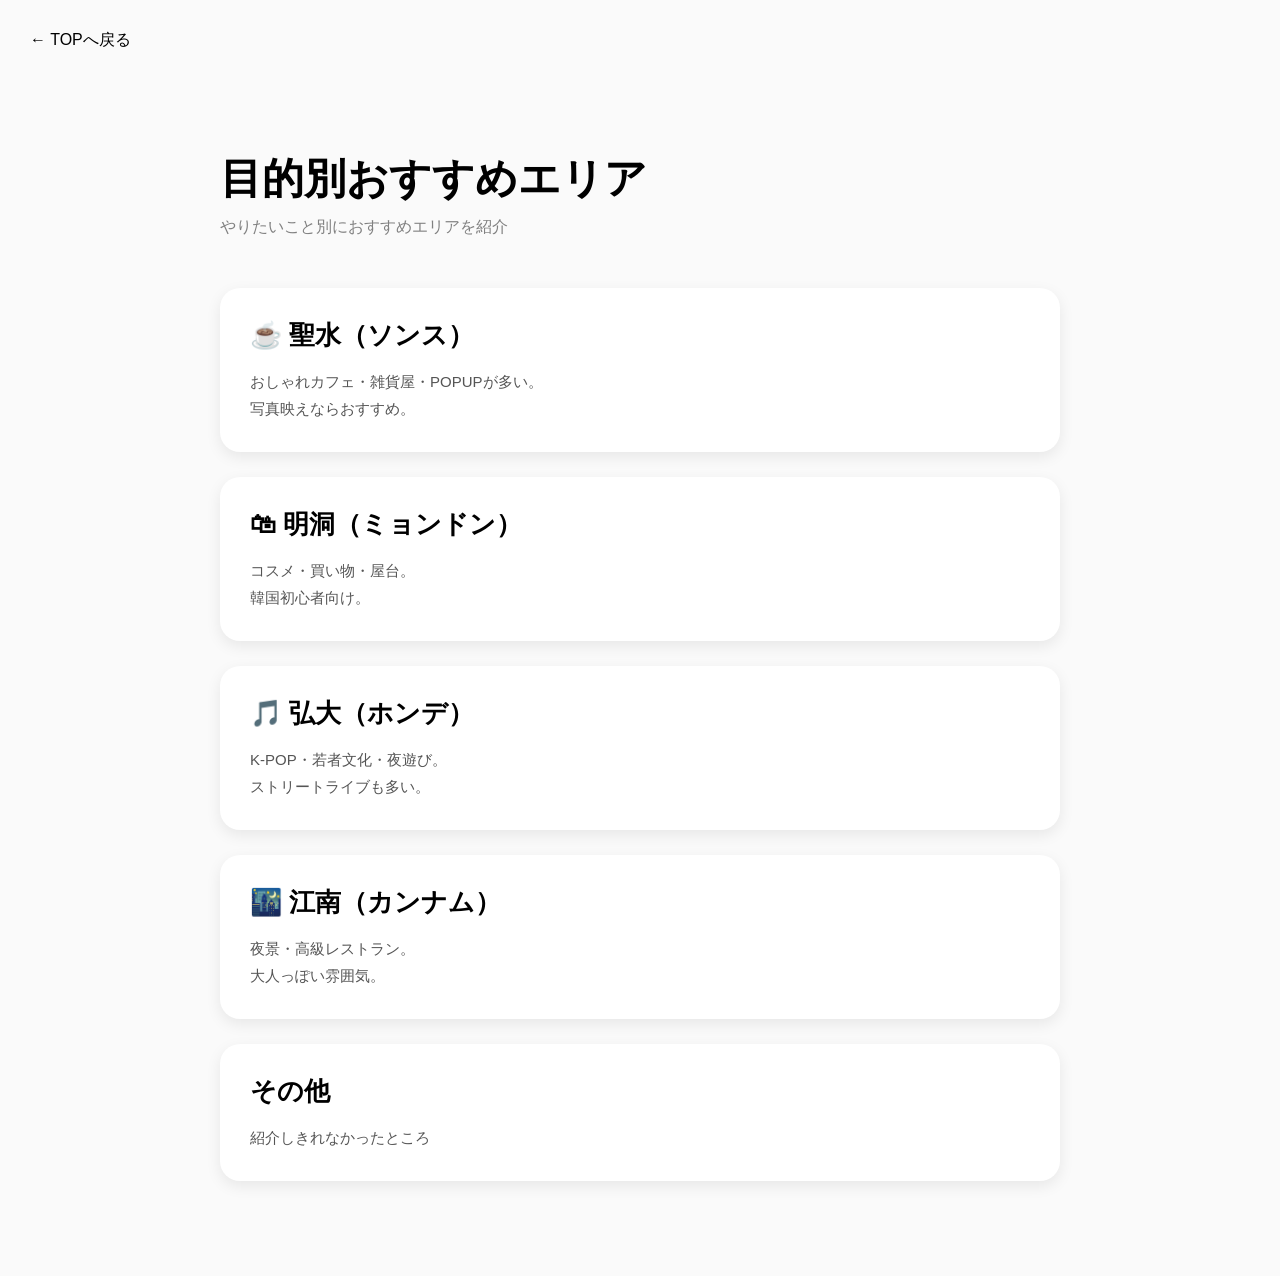
<file: area.html>
<!DOCTYPE html>
<html lang="ja">

<head>

<meta charset="UTF-8">

<meta name="viewport"
content="width=device-width, initial-scale=1">

<title>

エリア編

</title>

<link
rel="stylesheet"
href="style.css">

</head>



<body>


<header class="top">

<a href="index.html">

← TOPへ戻る

</a>

</header>




<section class="app-section">


<h1>

目的別おすすめエリア

</h1>


<p class="sub">

やりたいこと別におすすめエリアを紹介

</p>




<a href="seongsu.html">

<div class="place">

<h2>

☕ 聖水（ソンス）

</h2>

<p>

おしゃれカフェ・雑貨屋・POPUPが多い。<br>

写真映えならおすすめ。

</p>

</div>

</a>




<a href="myeongdong.html">

<div class="place">

<h2>

🛍 明洞（ミョンドン）

</h2>

<p>

コスメ・買い物・屋台。<br>

韓国初心者向け。

</p>

</div>

</a>



<a href="hongdae.html">

<div class="place">

<h2>

🎵 弘大（ホンデ）

</h2>

<p>

K-POP・若者文化・夜遊び。<br>

ストリートライブも多い。

</p>

</div>

</a>



<a href="gangnam.html">

<div class="place">

<h2>

🌃 江南（カンナム）

</h2>

<p>

夜景・高級レストラン。<br>

大人っぽい雰囲気。

</p>

</div>

</a>


<a href="other.html">

<div class="place">

<h2>

その他

</h2>

<p>

紹介しきれなかったところ<br>



</p>

</div>

</a>


</section>



</body>

</html>
</file>
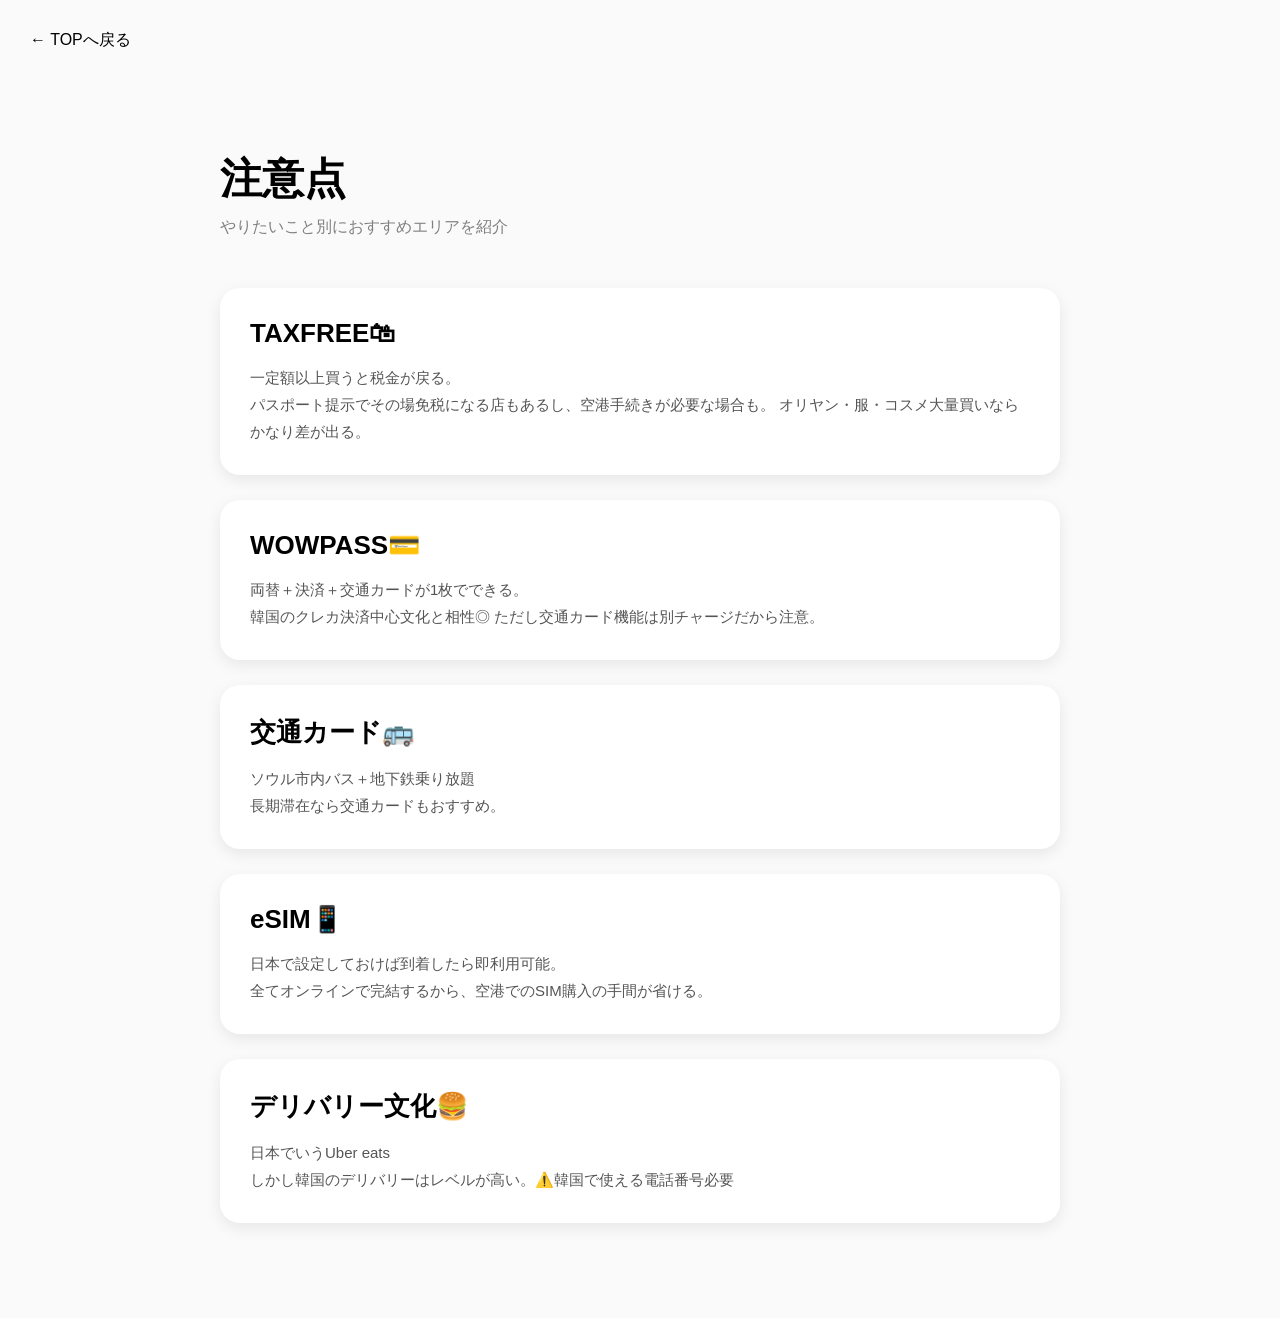
<file: save.html>
<!DOCTYPE html>
<html lang="ja">

<head>

<meta charset="UTF-8">

<meta name="viewport"
content="width=device-width, initial-scale=1">

<title>

エリア編

</title>

<link
rel="stylesheet"
href="style.css">

</head>



<body>


<header class="top">

<a href="index.html">

← TOPへ戻る

</a>

</header>




<section class="app-section">


<h1>

注意点

</h1>


<p class="sub">

やりたいこと別におすすめエリアを紹介

</p>




<a href="taxfree.html"></a>
<div class="place">

<h2>

TAXFREE🛍

</h2>

<p>

一定額以上買うと税金が戻る。<br>

パスポート提示でその場免税になる店もあるし、空港手続きが必要な場合も。
オリヤン・服・コスメ大量買いならかなり差が出る。

</p>

</div>

</a>




<div class="place">

<h2>

WOWPASS💳

</h2>

<p>

両替＋決済＋交通カードが1枚でできる。<br>

韓国のクレカ決済中心文化と相性◎
ただし交通カード機能は別チャージだから注意。


</p>

</div>

</a>



<div class="place">

<h2>

交通カード🚌

</h2>

<p>

ソウル市内バス＋地下鉄乗り放題<br>

長期滞在なら交通カードもおすすめ。

</p>

</div>

</a>



<div class="place">

<h2>

eSIM📱

</h2>

<p>

日本で設定しておけば到着したら即利用可能。<br>

全てオンラインで完結するから、空港でのSIM購入の手間が省ける。

</p>

</div>

</a>

<div class="place">

<h2>

デリバリー文化🍔

</h2>

<p>

日本でいうUber eats<br>

しかし韓国のデリバリーはレベルが高い。⚠️韓国で使える電話番号必要
</p>

</div>

</a>


</section>



</body>

</html>
</file>
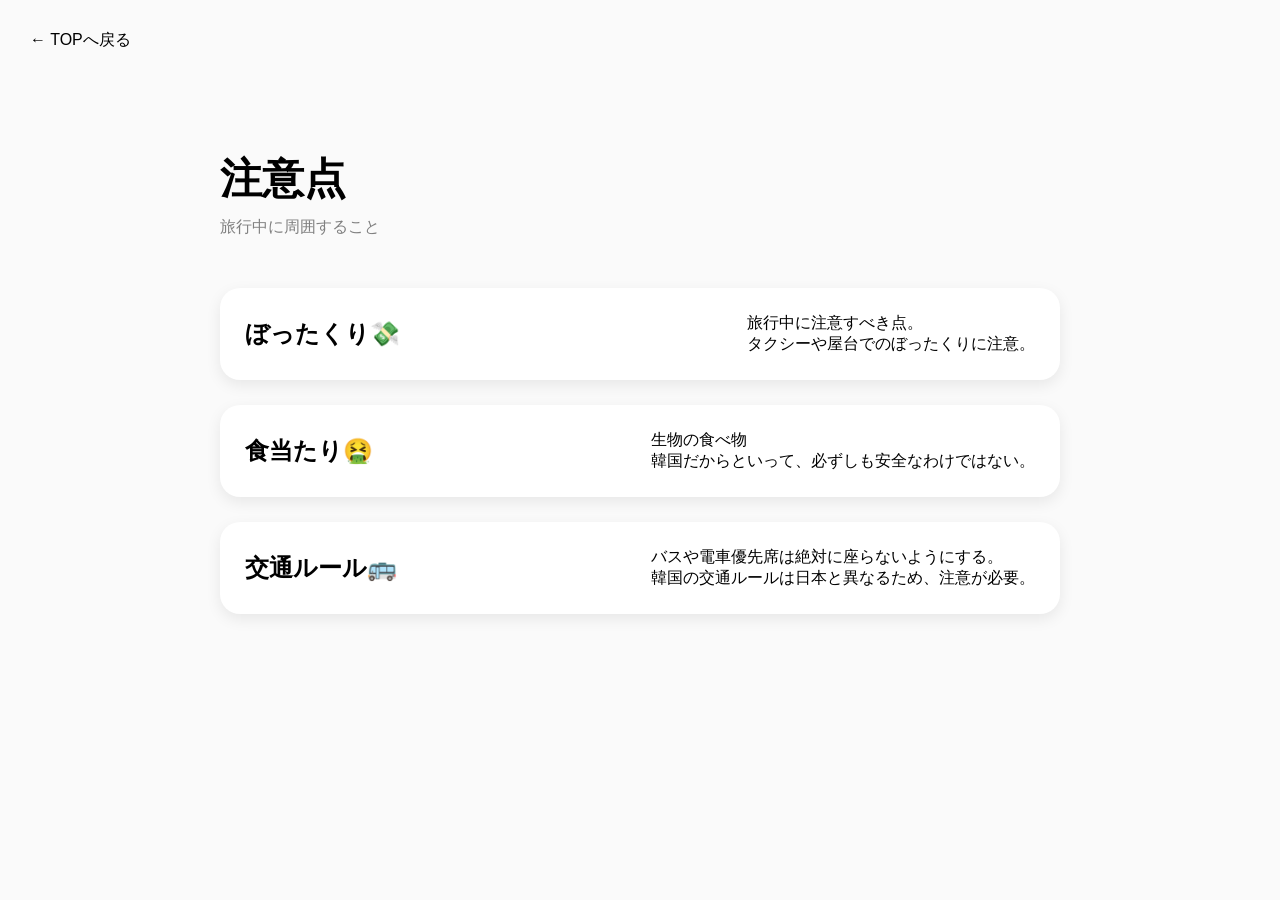
<file: tips.html>
<!DOCTYPE html>
<html lang="ja">

<head>

<meta charset="UTF-8">

<meta name="viewport"
content="width=device-width, initial-scale=1">

<title>

注意点

</title>

<link
rel="stylesheet"
href="style.css">

</head>



<body>


<header class="top">

<a href="index.html">

← TOPへ戻る

</a>

</header>




<section class="app-section">


<h1>

注意点

</h1>


<p class="sub">

旅行中に周囲すること　

</p>





<div class="app-card">

<h2>

ぼったくり💸

</h2>

<p>

旅行中に注意すべき点。<br>

タクシーや屋台でのぼったくりに注意。

</p>

</div>

</a>




<div class="app-card">

<h2>

食当たり🤮

</h2>

<p>

生物の食べ物<br>

韓国だからといって、必ずしも安全なわけではない。

</p>

</div>

</a>



<div class="app-card">

<h2>

交通ルール🚌

</h2>

<p>

バスや電車優先席は絶対に座らないようにする。<br>

韓国の交通ルールは日本と異なるため、注意が必要。

</p>

</div>

</a>


</section>



</body>

</html>
</file>
<file: style.css>
/* ===== 全体 ===== */

*{
margin:0;
padding:0;
box-sizing:border-box;
}

body{
font-family:sans-serif;
background:#fafafa;
}

a{
text-decoration:none;
color:black;
}



/* ===== TOP ===== */

.hero{

height:100vh;

background-image:
url("images/top.png");

background-size:cover;

background-position:center;

background-repeat:no-repeat;

}



.overlay{

height:100%;

background:
rgba(0,0,0,.35);

display:flex;

flex-direction:column;

justify-content:center;

align-items:center;

}



.overlay h1{

color:white;

font-size:75px;

text-align:center;

line-height:1.2;

}



.hero-sub{

color:white;

font-size:20px;

margin-top:25px;

text-align:center;

line-height:1.8;

}



/* ===== 上メニュー ===== */

.top-nav{

position:absolute;

top:0;
left:0;

width:100%;

padding:35px 60px;

display:flex;

justify-content:space-between;

align-items:center;

}



.site-logo{

color:white;

font-size:16px;

font-weight:600;

letter-spacing:2px;

}



.top-nav nav{

display:flex;

gap:40px;

}



.top-nav nav a{

color:white;

font-size:13px;

transition:.3s;

}



.top-nav nav a:hover{

opacity:.7;

}



/* ===== TOPボタン ===== */

.contents{

padding:100px 0;

}



.menu{

display:grid;

grid-template-columns:
repeat(2,1fr);

gap:30px;

max-width:450px;

margin:auto;

}



.card{

background:white;

width:180px;

height:120px;

border-radius:20px;

display:flex;

justify-content:center;

align-items:center;

text-align:center;

font-size:12px;

font-weight:500;

line-height:1.5;

letter-spacing:.5px;

box-shadow:
0 4px 15px rgba(0,0,0,.08);

transition:.3s;

}



.card:hover{

transform:
translateY(-5px);

}



/* ===== ページ共通 ===== */

.top{

padding:30px;

}



.top a{

font-size:16px;

}



.app-section{

max-width:900px;

margin:40px auto;

padding:30px;

}



.app-section h1{

font-size:42px;

text-align:left;

margin-bottom:10px;

}



.sub{

color:gray;

margin-bottom:50px;

}



/* ===== アプリ ===== */

.app-card{

background:white;

display:flex;

align-items:center;

justify-content:
space-between;

padding:25px;

margin-bottom:25px;

border-radius:20px;

box-shadow:
0 5px 15px rgba(0,0,0,.08);

}



.app-card img{

width:70px;

height:70px;

object-fit:contain;

margin-right:30px;

}



.app-text{

width:350px;

}



.app-text h2{

font-size:24px;

margin-bottom:8px;

}



.app-text p{

font-size:14px;

line-height:1.7;

color:#555;

}



.app-card span{

font-size:22px;

color:red;

}



/* ===== エリア・スポット ===== */

.place{

background:white;

padding:30px;

margin-bottom:25px;

border-radius:20px;

box-shadow:
0 5px 15px rgba(0,0,0,.08);

transition:.3s;

}



.place:hover{

transform:
translateY(-5px);

}



.place h2{

font-size:26px;

margin-bottom:15px;

}



.place p{

font-size:15px;

line-height:1.8;

color:#555;

}




/* ===== 写真 ===== */

.spot-img{

width:220px;
/* 少し大きく */

height:160px;

object-fit:cover;

border-radius:15px;

margin:
15px 15px 0 0;

display:inline-block;

transition:.3s;

}



.spot-img:hover{

transform:
scale(1.03);

}
.map-link{

color:#2db400;
/* Naverっぽい緑 */

font-weight:600;

}



.map-link:hover{

text-decoration:underline;

}

/* ===== アプリ ===== */

.app-card{

background:white;

display:flex;

align-items:center;

justify-content:
space-between;

padding:25px;

margin-bottom:25px;

border-radius:20px;

box-shadow:
0 5px 15px rgba(0,0,0,.08);

}



.app-card img{

width:70px;

height:70px;

object-fit:contain;

margin-right:30px;

}



.app-text{

width:350px;

}



.app-text h2{

font-size:24px;

margin-bottom:8px;

}



.app-text p{

font-size:14px;

line-height:1.7;

color:#555;

}



.app-card span{

font-size:22px;

color:red;

}
</file>
